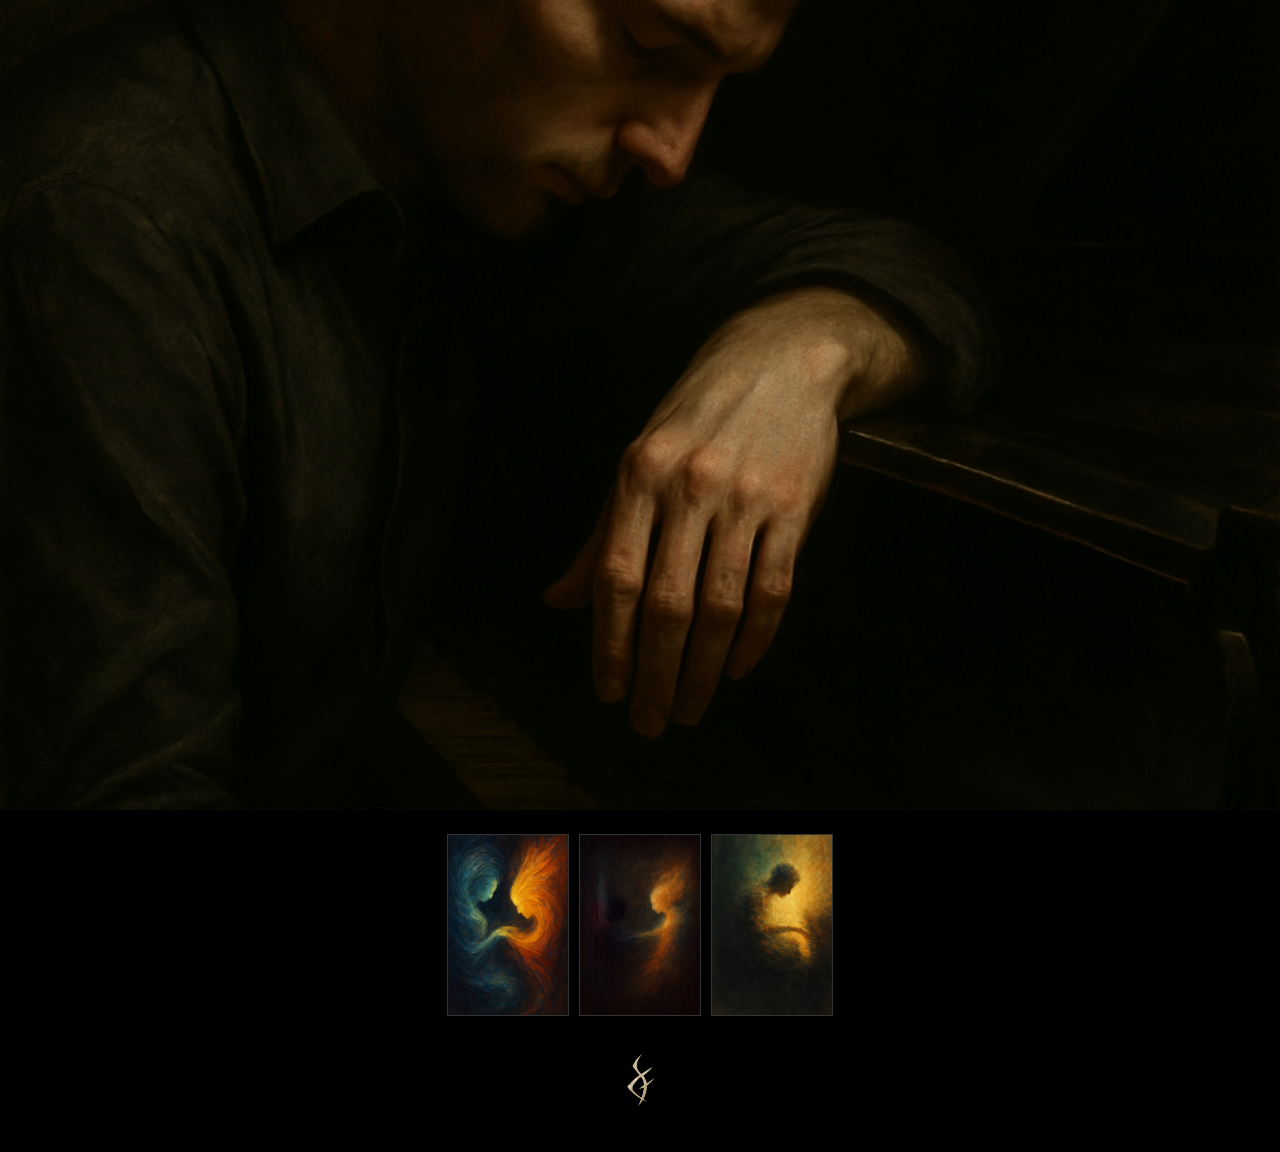
<file: index.html>
<!DOCTYPE html>
<html lang="es">
<head>
  <meta charset="UTF-8" />
  <meta name="viewport" content="width=device-width, initial-scale=1.0" />
  <meta name="description" content="Obra visual viva de Soulful Spectres. Un tríptico espectral para descubrir el laberinto emocional.">
  <title>Soulful Spectres</title>
  <link rel="stylesheet" href="estilo.css" />
</head>
<body>
  <div class="contenedor-principal">
    <img src="enlaantesaladelsonido.jpg" alt="Soulful Spectres - Imagen principal" class="imagen-principal" />
    <div class="triptico">
      <img src="origen-1.jpg" alt="Origen 1" />
      <img src="origen-2.jpg" alt="Origen 2" />
      <img src="origen-3.jpg" alt="Origen 3" />
    </div>
    <a href="index.html" class="logo-acceso">
      <img src="logo.jpg" alt="Logo Soulful Spectres" />
    </a>
  </div>
</body>
</html>
</file>
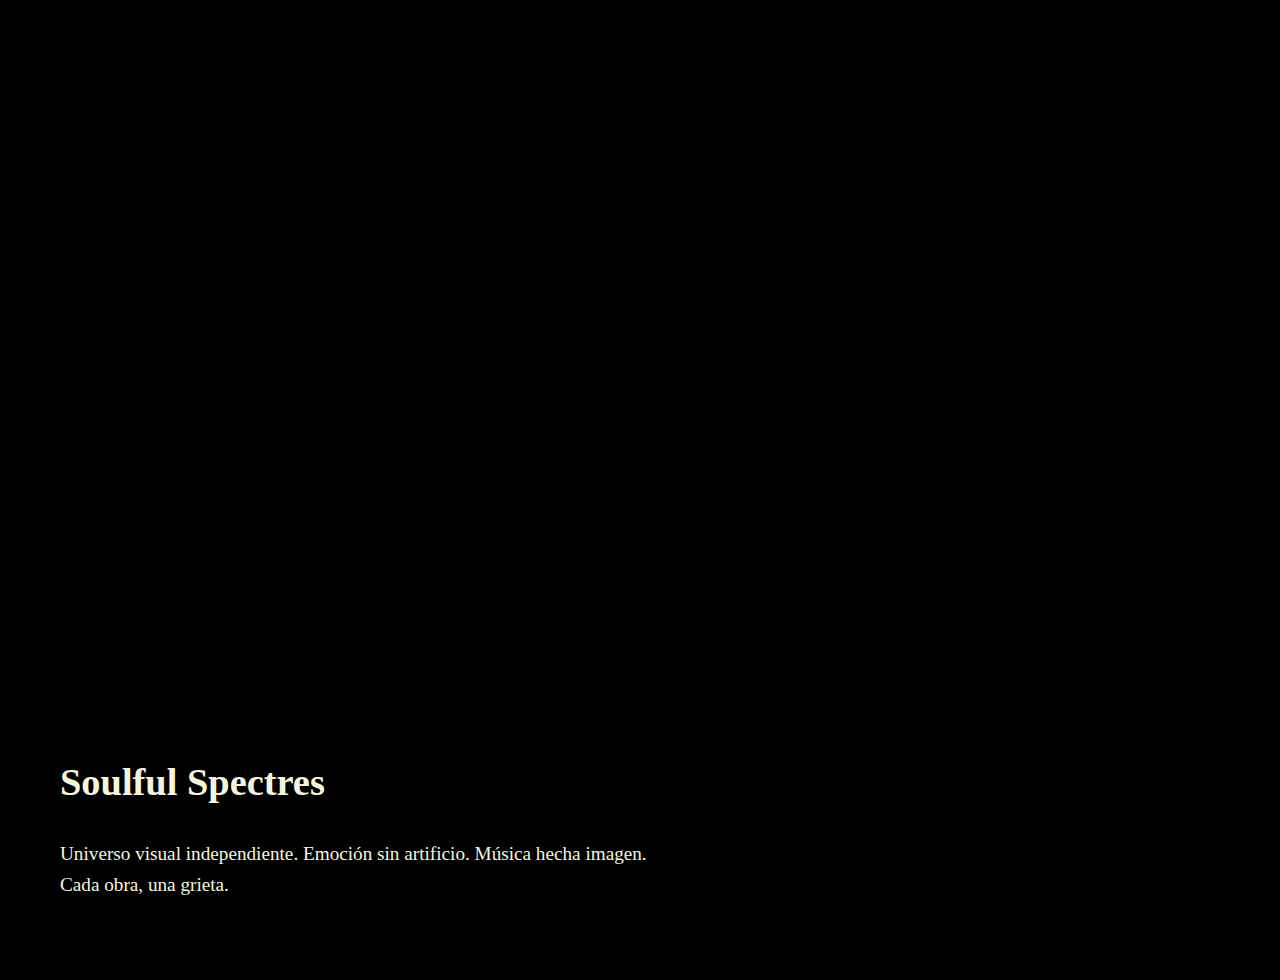
<file: index1.html>
<!DOCTYPE html>
<html lang="es">
<head>
    <meta charset="UTF-8">
    <meta name="viewport" content="width=device-width, initial-scale=1.0">
    <title>Soulful Spectres</title>
    <style>
        body {
            margin: 0;
            padding: 0;
            background-color: #000;
            font-family: 'Georgia', serif;
            color: #f5f5dc;
        }
        .hero {
            height: 100vh;
            background-image: url('portada.jpg');
            background-size: cover;
            background-position: center;
            display: flex;
            flex-direction: column;
            justify-content: flex-end;
            padding: 40px;
        }
        .texto {
            background-color: rgba(0, 0, 0, 0.6);
            padding: 20px;
            max-width: 600px;
            font-size: 1.2rem;
            line-height: 1.6;
        }
    </style>
</head>
<body>
    <div class="hero">
        <div class="texto">
            <h1>Soulful Spectres</h1>
            <p>Universo visual independiente. Emoción sin artificio. Música hecha imagen. Cada obra, una grieta.</p>
        </div>
    </div>
</body>
</html>
</file>
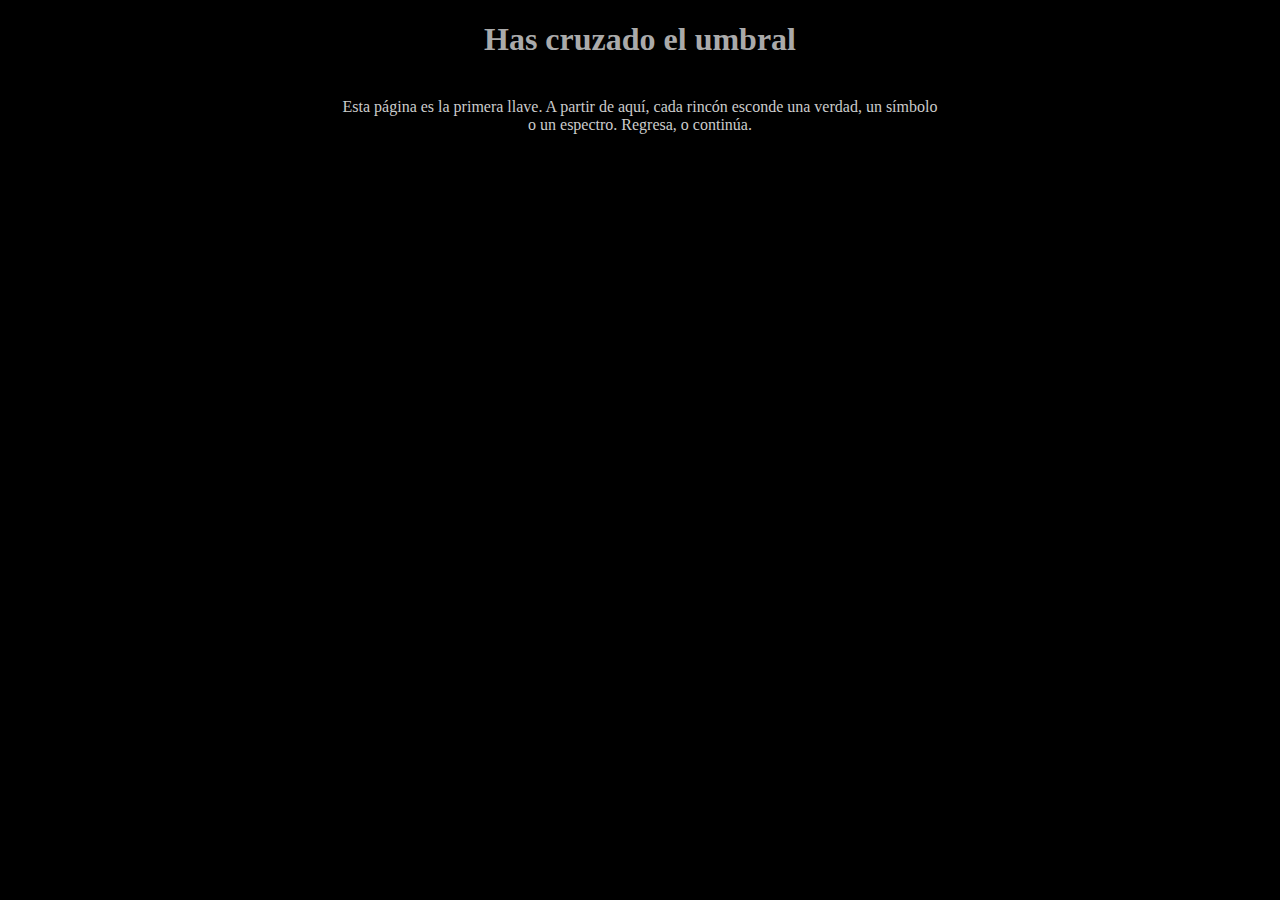
<file: inicio.html>
<!DOCTYPE html>
<html lang="es">
<head>
    <meta charset="UTF-8">
    <meta name="viewport" content="width=device-width, initial-scale=1.0">
    <title>Portal de Acceso</title>
    <link rel="stylesheet" href="style.css">
</head>
<body>
    <h1>Has cruzado el umbral</h1>
    <p style="text-align:center; max-width: 600px; margin: 40px auto;">
        Esta página es la primera llave. A partir de aquí, cada rincón esconde una verdad,
        un símbolo o un espectro. Regresa, o continúa.
    </p>
</body>
</html>
</file>
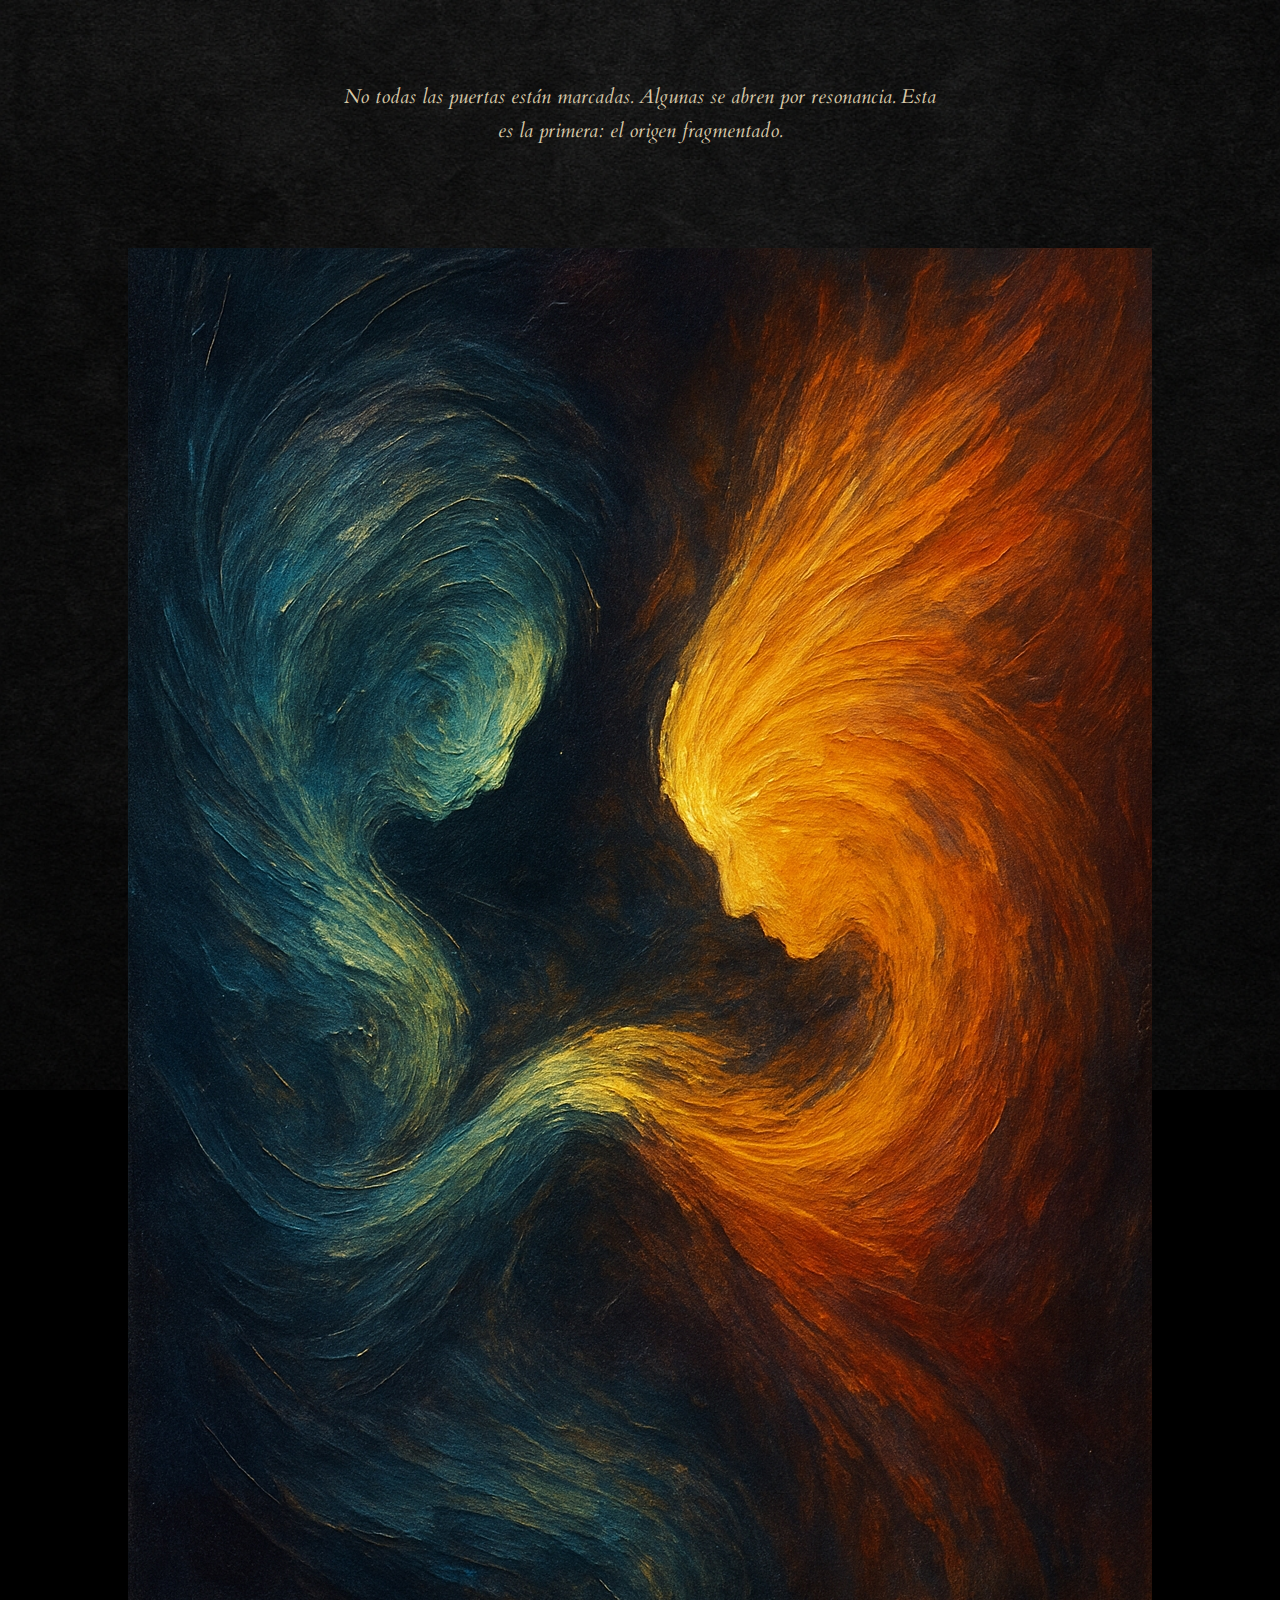
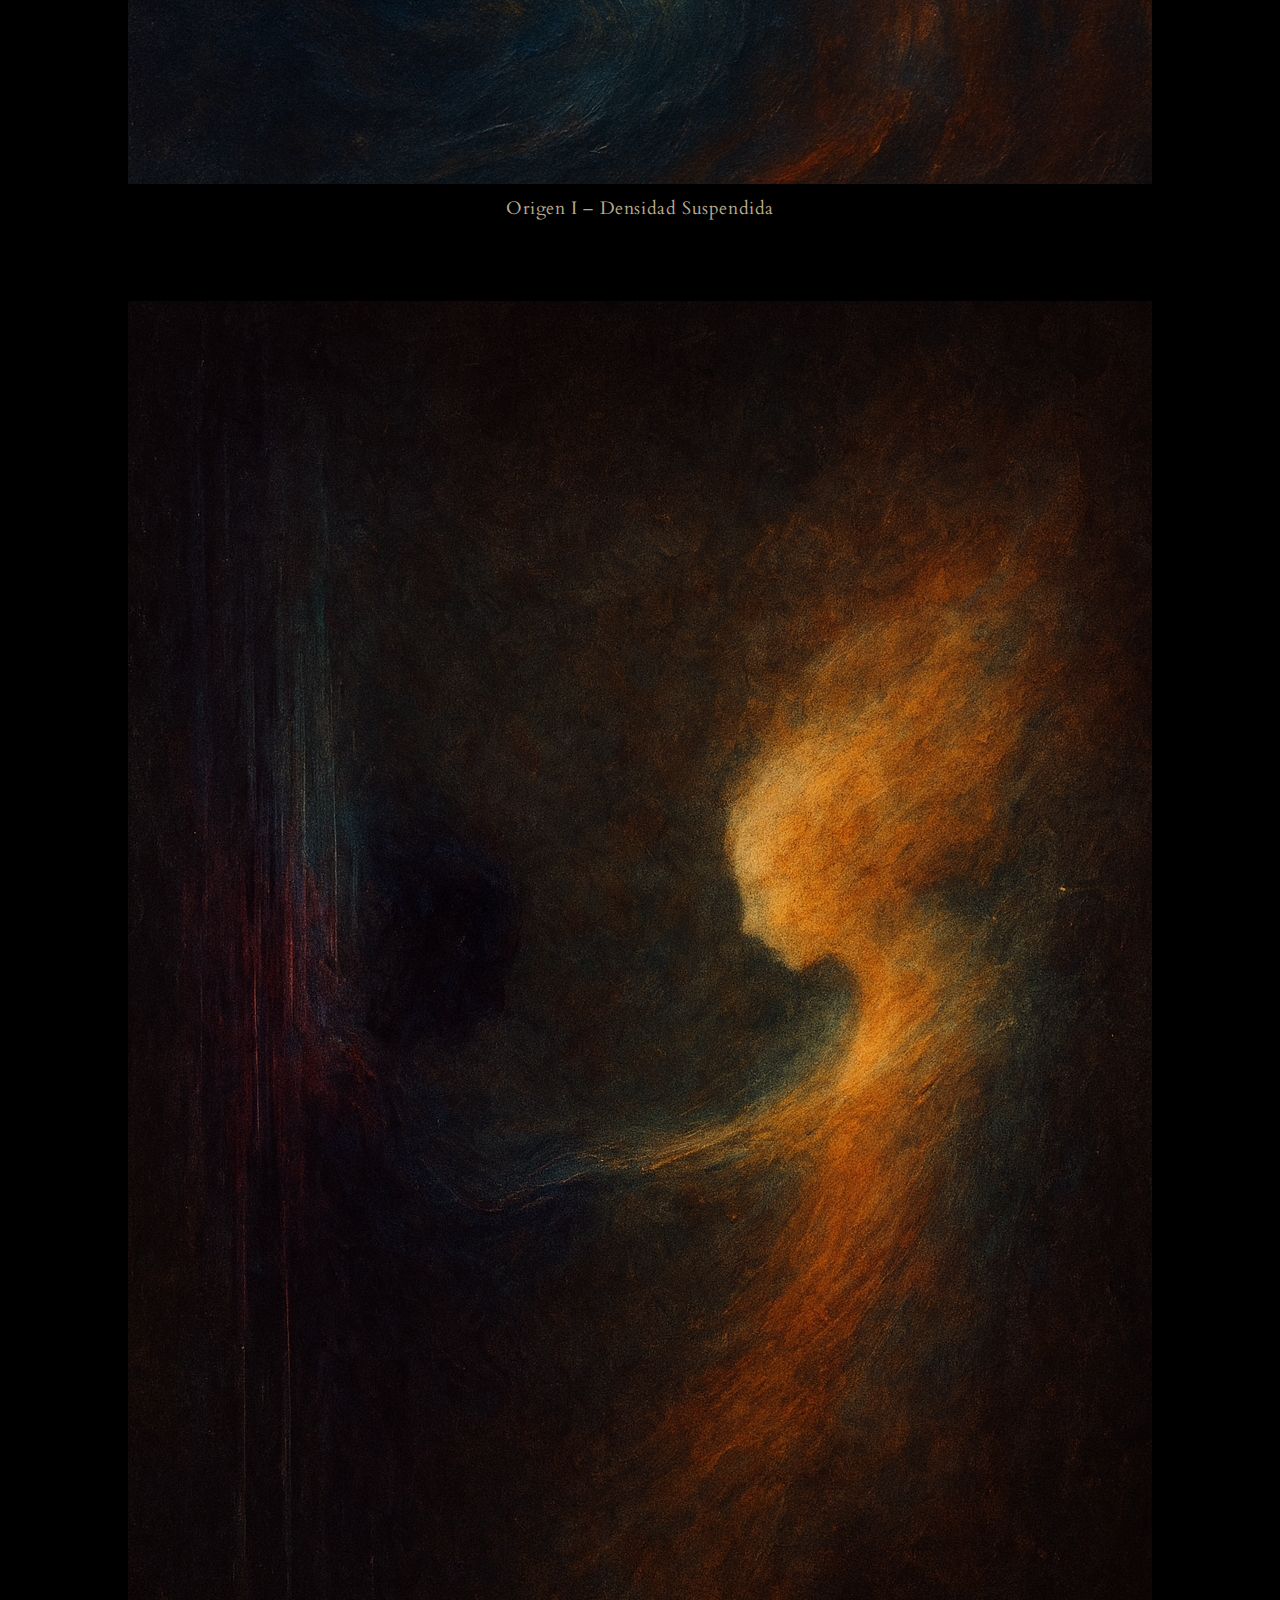
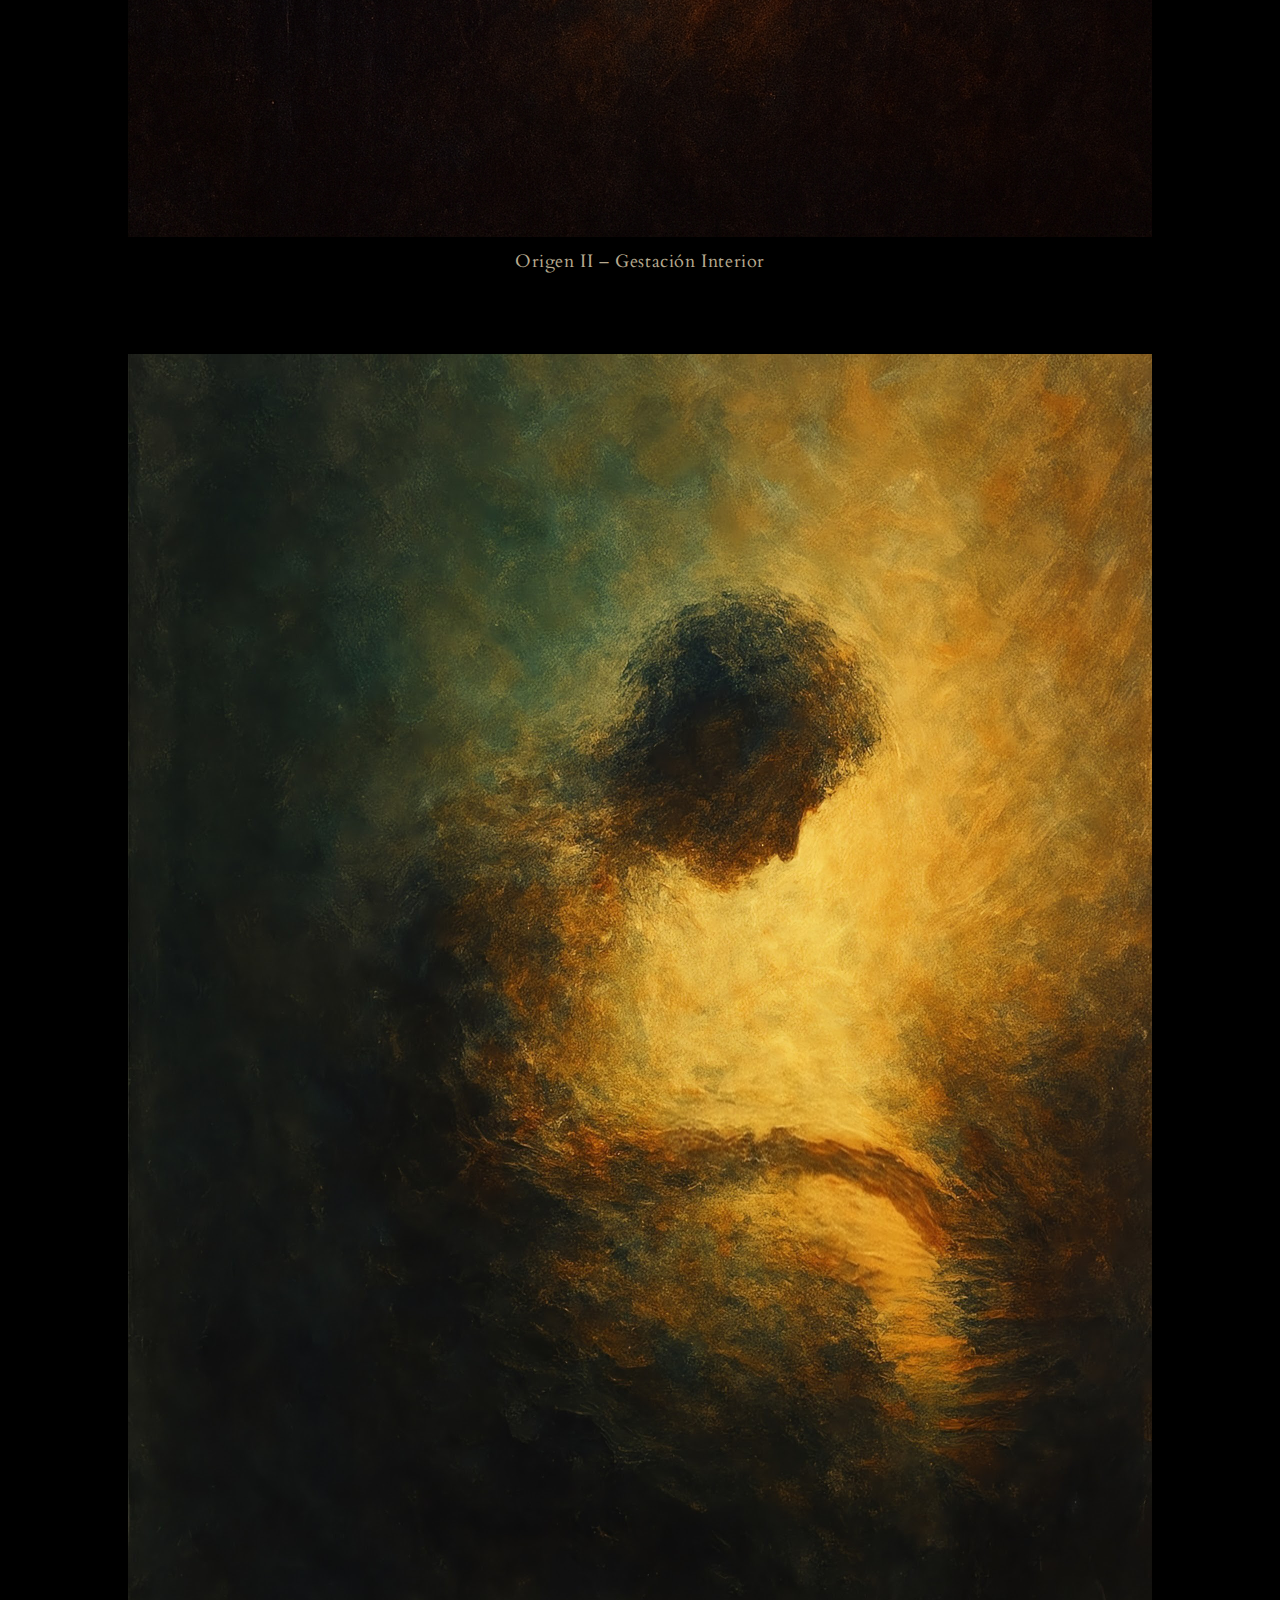
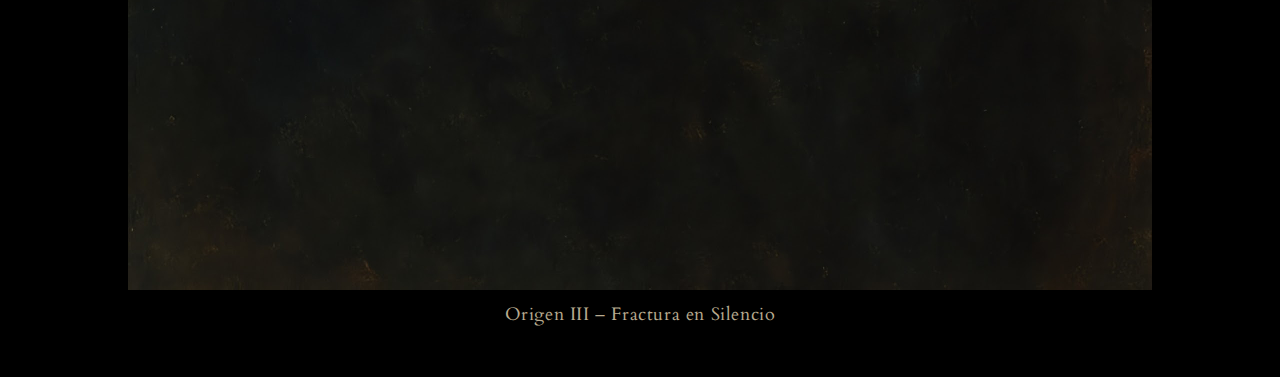
<file: origen.html>
<!DOCTYPE html>
<html lang="es">
<head>
  <meta charset="UTF-8">
  <meta name="viewport" content="width=device-width, initial-scale=1.0">
  <title>Origen – Soulful Spectres</title>
  <link href="https://fonts.googleapis.com/css2?family=Cardo&display=swap" rel="stylesheet">
  <style>
    body {
      margin: 0;
      padding: 0;
      background-color: #000;
      background-image: url('fondo-textura.jpg');
      background-size: cover;
      background-position: center;
      background-repeat: no-repeat;
      background-attachment: fixed;
      color: #d7c8a8;
      font-family: 'Cardo', serif;
      text-align: center;
    }

    .texto-inicio {
      padding: 20px;
      font-size: 20px;
      max-width: 600px;
      margin: 60px auto 30px auto;
      line-height: 1.7;
      font-style: italic;
    }

    .bloque-obra {
      margin: 80px 0 50px 0;
    }

    .imagen-origen {
      width: 100%;
      max-width: 1024px;
      display: block;
      margin: 0 auto 12px auto;
    }

    .titulo-obra {
      font-size: 18px;
      opacity: 0.85;
      letter-spacing: 0.6px;
      font-style: normal;
    }

    .acceso-regreso {
      position: fixed;
      bottom: 20px;
      left: 20px;
      width: 40px;
      height: 40px;
      background: transparent;
      z-index: 10;
    }
  </style>
</head>
<body>

  <div class="texto-inicio">
    No todas las puertas están marcadas.  
    Algunas se abren por resonancia.  
    Esta es la primera: el origen fragmentado.
  </div>

  <div class="bloque-obra">
    <img src="origen-1.jpg" alt="Origen 1" class="imagen-origen">
    <div class="titulo-obra">Origen I – Densidad Suspendida</div>
  </div>

  <div class="bloque-obra">
    <img src="origen-2.jpg" alt="Origen 2" class="imagen-origen">
    <div class="titulo-obra">Origen II – Gestación Interior</div>
  </div>

  <div class="bloque-obra">
    <img src="origen-3.jpg" alt="Origen 3" class="imagen-origen">
    <div class="titulo-obra">Origen III – Fractura en Silencio</div>
  </div>

  <a href="index.html" class="acceso-regreso" title="Regresar"></a>

</body>
</html>
</file>
<file: estilo.css>
body {
  margin: 0;
  background-color: #000;
  font-family: 'Helvetica Neue', sans-serif;
  color: #f0f0f0;
  text-align: center;
}
.contenedor-principal {
  padding: 0;
}
.imagen-principal {
  width: 100%;
  max-height: 90vh;
  object-fit: cover;
}
.triptico {
  display: flex;
  justify-content: center;
  gap: 10px;
  margin-top: 20px;
}
.triptico img {
  height: 180px;
  width: auto;
  border: 1px solid #333;
}
.logo-acceso img {
  width: 64px;
  height: auto;
  margin: 20px auto;
  display: block;
}
</file>
<file: style.css>
body {
    margin: 0;
    background-color: black;
    color: #cccccc;
    font-family: 'Georgia', serif;
}
h1, h2, h3 {
    text-align: center;
    color: #aaaaaa;
}
img {
    max-width: 100%;
    height: auto;
    display: block;
    margin: 0 auto;
}
#logo {
    width: 120px;
    margin: 20px auto;
    display: block;
}
</file>
